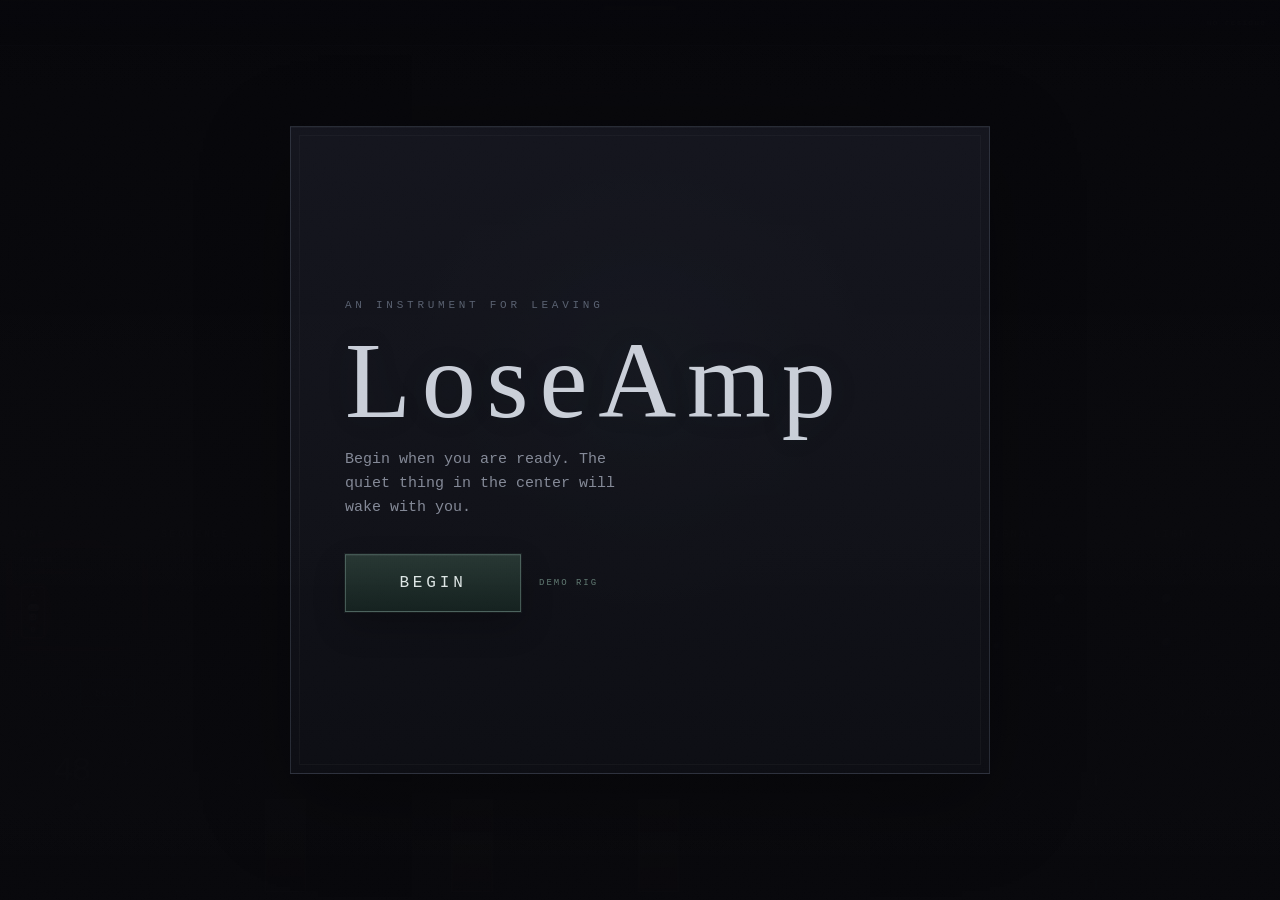
<file: index.html>
<!DOCTYPE html>
<html lang="en">
<head>
  <meta charset="UTF-8" />
  <meta name="viewport" content="width=device-width, initial-scale=1.0" />
  <title>LoseAmp</title>
  <link rel="stylesheet" href="styles/main.css" />
  <link rel="stylesheet" href="styles/noise.css" />
  <link rel="stylesheet" href="styles/loseamp.css" />
  <link rel="stylesheet" href="styles/rooms.css" />
</head>
<body class="app-loading">

  <div id="title-screen" class="active">
    <div class="title-shell">
      <p class="title-kicker">an instrument for leaving</p>
      <h1 class="title-word">LoseAmp</h1>
      <p class="title-copy">Begin when you are ready. The quiet thing in the center will wake with you.</p>
      <div class="title-actions">
        <button id="title-start" type="button">begin</button>
        <a class="title-demo-link" href="./demo/">demo rig</a>
      </div>
    </div>
    <div class="title-noise" aria-hidden="true"></div>
  </div>

  <!-- Hub: The Loseamp -->
  <div id="hub" class="screen active">

    <header id="hub-header">
      <div id="room-doors">
        <!-- Door buttons injected by rooms/manager.js -->
      </div>
      <div id="inventory-bar">
        <!-- Collected items displayed here -->
      </div>
    </header>

    <main id="portal-area">
      <div class="portal-aura portal-aura-left" aria-hidden="true"></div>
      <div class="portal-aura portal-aura-right" aria-hidden="true"></div>
      <canvas id="loseamp-canvas"></canvas>
      <div id="mirror-portal" aria-hidden="true">
        <div class="mirror-portal-axis"></div>
        <div class="mirror-portal-core"></div>
        <div class="mirror-portal-rim"></div>
      </div>
    </main>

    <section id="control-panel">
      <div id="control-panel-resizer" role="separator" aria-orientation="horizontal" aria-label="resize control panel">
        <span class="control-panel-resizer-grip" aria-hidden="true"></span>
      </div>
      <div id="instruments-panel"></div>
      <div id="sequencer-panel"></div>
      <div id="effects-panel"></div>
      <div id="lights-panel"></div>
    </section>

  </div>

  <!-- Rooms -->
  <div id="room-bright"    class="screen room hidden"></div>
  <div id="room-still"     class="screen room hidden"></div>
  <div id="room-clock"     class="screen room hidden"></div>
  <div id="room-mirror"    class="screen room hidden"></div>
  <div id="room-threshold" class="screen room hidden"></div>

  <!-- Overlay -->
  <div id="overlay" class="hidden"></div>

  <script type="module" src="src/main.js"></script>
</body>
</html>
</file>
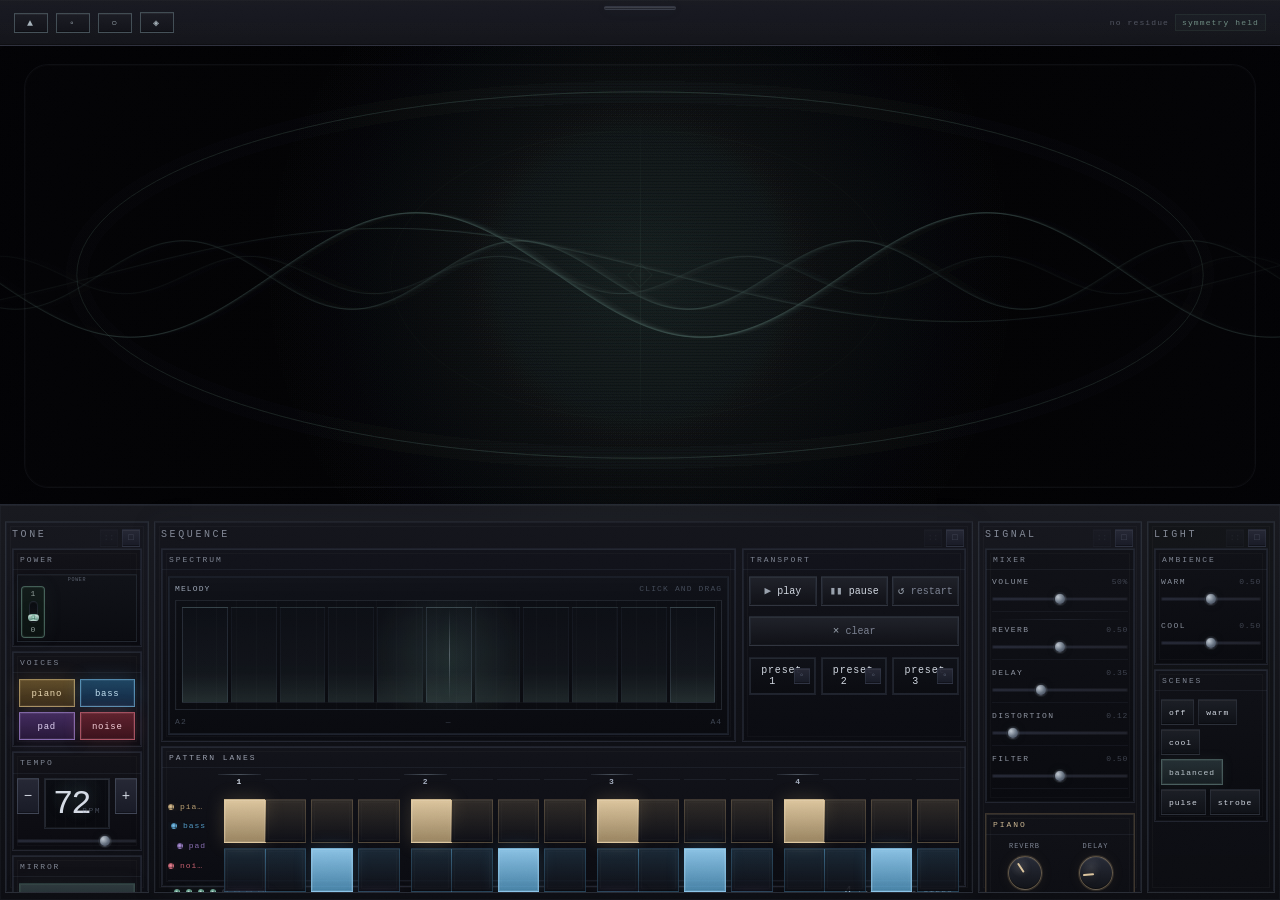
<file: demo/index.html>
<!DOCTYPE html>
<html lang="en">
<head>
  <meta charset="UTF-8" />
  <meta name="viewport" content="width=device-width, initial-scale=1.0" />
  <title>LoseAmp Demo</title>
  <link rel="stylesheet" href="../styles/main.css" />
  <link rel="stylesheet" href="../styles/noise.css" />
  <link rel="stylesheet" href="../styles/loseamp.css" />
  <link rel="stylesheet" href="../styles/rooms.css" />
</head>
<body class="app-loading">

  <div id="title-screen" class="hidden"></div>

  <div id="hub" class="screen active">

    <header id="hub-header">
      <div id="room-doors"></div>
      <div id="inventory-bar"></div>
    </header>

    <main id="portal-area">
      <div class="portal-aura portal-aura-left" aria-hidden="true"></div>
      <div class="portal-aura portal-aura-right" aria-hidden="true"></div>
      <canvas id="loseamp-canvas"></canvas>
      <div id="mirror-portal" aria-hidden="true">
        <div class="mirror-portal-axis"></div>
        <div class="mirror-portal-core"></div>
        <div class="mirror-portal-rim"></div>
      </div>
    </main>

    <section id="control-panel">
      <div id="control-panel-resizer" role="separator" aria-orientation="horizontal" aria-label="resize control panel">
        <span class="control-panel-resizer-grip" aria-hidden="true"></span>
      </div>
      <div id="instruments-panel"></div>
      <div id="sequencer-panel"></div>
      <div id="effects-panel"></div>
      <div id="lights-panel"></div>
    </section>

  </div>

  <div id="room-bright" class="screen room hidden"></div>
  <div id="room-still" class="screen room hidden"></div>
  <div id="room-clock" class="screen room hidden"></div>
  <div id="room-mirror" class="screen room hidden"></div>
  <div id="room-threshold" class="screen room hidden"></div>

  <div id="overlay" class="hidden"></div>

  <script type="module" src="../src/main.js"></script>
</body>
</html>
</file>
<file: styles/main.css>
/* main.css — global styles, CSS variables, typography */

/* ─── Variables ──────────────────────────────────────────────────────────── */
:root {
  /* Colors */
  --bg:            #0a0a0f;
  --surface:       #111118;
  --surface-2:     #1a1a24;
  --surface-3:     #161622;
  --border:        #2a2a3a;
  --border-soft:   rgba(132, 146, 170, 0.28);

  --fg:            #c8c8d8;
  --fg-dim:        #6a6a80;
  --fg-muted:      #3a3a50;
  --fg-ghost:      rgba(188, 196, 214, 0.34);

  --accent-warm:   #c87040;   /* amber — the "too hot" signal */
  --accent-cool:   #4080a0;   /* steel blue — the "too cold" signal */
  --accent-mid:    #708090;   /* slate — the middle, the answer */
  --accent-portal: #507060;   /* muted teal — the Loseamp glow */

  /* Lights (driven by lights.js at runtime) */
  --light-warm: 0;
  --light-cool: 0;

  /* Typography */
  --font-mono: 'Courier New', 'Lucida Console', monospace;
  --font-display: Georgia, 'Times New Roman', serif;

  /* Spacing */
  --space-xs: 4px;
  --space-sm: 8px;
  --space-md: 16px;
  --space-lg: 32px;
  --space-xl: 64px;

  /* Transitions */
  --transition-slow: 1.2s ease;
  --transition-med:  0.4s ease;
  --transition-fast: 0.15s ease;
}

/* ─── Reset ──────────────────────────────────────────────────────────────── */
*, *::before, *::after {
  box-sizing: border-box;
  margin: 0;
  padding: 0;
}

html, body {
  width: 100%;
  height: 100%;
  overflow: hidden;
  background:
    radial-gradient(circle at 50% 42%, rgba(58, 74, 70, 0.12), transparent 30%),
    radial-gradient(circle at 50% 110%, rgba(28, 32, 44, 0.5), transparent 38%),
    linear-gradient(180deg, #0b0b10 0%, #09090d 54%, #08080b 100%);
  color: var(--fg);
  font-family: var(--font-mono);
  font-size: 12px;
  line-height: 1.4;
}

/* ─── Screens ────────────────────────────────────────────────────────────── */
.screen {
  position: absolute;
  inset: 0;
  display: flex;
  flex-direction: column;
  opacity: 0;
  pointer-events: none;
  transition: opacity var(--transition-med);
}

.screen.active {
  opacity: 1;
  pointer-events: all;
}

.app-loading #hub {
  opacity: 0;
  pointer-events: none;
  visibility: hidden;
}

.hidden {
  display: none !important;
}

/* ─── Typography ─────────────────────────────────────────────────────────── */
h1, h2, h3 {
  font-family: var(--font-display);
  font-weight: normal;
  letter-spacing: 0.05em;
}

label {
  color: var(--fg-dim);
  font-size: 11px;
  letter-spacing: 0.1em;
  text-transform: uppercase;
}

/* ─── Controls (shared) ──────────────────────────────────────────────────── */
button {
  background:
    linear-gradient(180deg, rgba(38, 40, 54, 0.96), rgba(24, 26, 38, 0.96));
  border: 1px solid var(--border-soft);
  color: rgba(220, 226, 236, 0.94);
  font-family: var(--font-mono);
  font-size: 10px;
  padding: 4px 7px;
  cursor: pointer;
  box-shadow:
    inset 0 1px 0 rgba(255, 255, 255, 0.05),
    inset 0 -1px 0 rgba(0, 0, 0, 0.3);
  transition:
    background var(--transition-fast),
    border-color var(--transition-fast),
    color var(--transition-fast),
    transform var(--transition-fast),
    box-shadow var(--transition-fast);
}

button:hover {
  background:
    linear-gradient(180deg, rgba(48, 50, 68, 0.98), rgba(28, 30, 42, 0.98));
  border-color: rgba(152, 168, 194, 0.44);
  color: rgba(235, 239, 245, 0.98);
}

button.active {
  background:
    linear-gradient(180deg, rgba(46, 58, 62, 0.98), rgba(26, 38, 42, 0.98));
  border-color: rgba(112, 148, 138, 0.62);
  color: rgba(164, 194, 182, 0.98);
  box-shadow:
    inset 0 0 0 1px rgba(80, 112, 96, 0.18),
    0 0 18px rgba(62, 88, 78, 0.14);
}

button:active {
  transform: translateY(1px);
}

input[type="range"] {
  -webkit-appearance: none;
  width: 100%;
  height: 4px;
  border-radius: 999px;
  background:
    linear-gradient(90deg, rgba(44, 48, 64, 0.76), rgba(34, 36, 46, 0.9));
  outline: none;
  cursor: pointer;
  box-shadow: inset 0 0 0 1px rgba(0, 0, 0, 0.35);
}

input[type="range"]::-webkit-slider-thumb {
  -webkit-appearance: none;
  width: 12px;
  height: 12px;
  background:
    radial-gradient(circle at 30% 30%, rgba(210, 219, 228, 0.9), rgba(113, 126, 142, 0.86) 55%, rgba(62, 68, 84, 0.9));
  border-radius: 50%;
  border: 1px solid rgba(10, 10, 16, 0.6);
  box-shadow:
    0 0 0 1px rgba(113, 126, 142, 0.14),
    0 0 12px rgba(80, 112, 96, 0.08);
  transition: background var(--transition-fast), box-shadow var(--transition-fast);
}

input[type="range"]:hover::-webkit-slider-thumb {
  box-shadow:
    0 0 0 1px rgba(113, 126, 142, 0.22),
    0 0 14px rgba(80, 112, 96, 0.18);
}

/* ─── Overlay ────────────────────────────────────────────────────────────── */
#overlay {
  position: fixed;
  inset: 0;
  background:
    radial-gradient(circle at 50% 50%, rgba(20, 24, 28, 0.14), transparent 24%),
    rgba(7, 7, 11, 0.98);
  z-index: 100;
  display: flex;
  align-items: center;
  justify-content: center;
  opacity: 0;
  pointer-events: none;
  transition: opacity var(--transition-slow);
}

#overlay.active {
  opacity: 1;
  pointer-events: all;
}

#title-screen {
  position: fixed;
  inset: 0;
  z-index: 160;
  display: flex;
  align-items: center;
  justify-content: center;
  padding: 40px;
  background:
    radial-gradient(circle at 50% 42%, rgba(78, 96, 88, 0.16), transparent 22%),
    linear-gradient(180deg, rgba(6, 6, 10, 0.96), rgba(8, 8, 12, 0.98));
  opacity: 0;
  pointer-events: none;
  transition: opacity 0.5s ease;
}

#title-screen.active {
  opacity: 1;
  pointer-events: all;
}

.title-shell {
  position: relative;
  width: min(700px, 100%);
  min-height: min(72vh, 660px);
  padding: 58px 54px 48px;
  display: flex;
  flex-direction: column;
  justify-content: center;
  border: 1px solid rgba(132, 146, 170, 0.22);
  background:
    linear-gradient(180deg, rgba(20, 21, 30, 0.96), rgba(12, 13, 19, 0.98));
  box-shadow:
    inset 0 1px 0 rgba(255, 255, 255, 0.03),
    0 26px 80px rgba(0, 0, 0, 0.38);
}

.title-shell::before {
  content: '';
  position: absolute;
  inset: 8px;
  border: 1px solid rgba(255, 255, 255, 0.03);
  pointer-events: none;
}

.title-kicker {
  margin-bottom: 18px;
  color: rgba(138, 150, 170, 0.58);
  font-size: 11px;
  letter-spacing: 0.34em;
  text-transform: uppercase;
}

.title-word {
  margin-bottom: 18px;
  color: rgba(212, 218, 228, 0.94);
  font-size: clamp(56px, 10vw, 108px);
  letter-spacing: 0.1em;
  line-height: 0.92;
  text-shadow: 0 0 36px rgba(80, 112, 96, 0.08);
}

.title-copy {
  max-width: 30ch;
  margin-bottom: 34px;
  color: rgba(174, 182, 198, 0.72);
  font-size: 15px;
  line-height: 1.6;
}

.title-actions {
  display: flex;
  align-items: center;
  gap: 18px;
}

#title-start {
  min-width: 176px;
  min-height: 58px;
  padding: 14px 28px;
  font-size: 16px;
  letter-spacing: 0.24em;
  text-transform: uppercase;
  border-color: rgba(124, 154, 146, 0.44);
  color: rgba(226, 235, 234, 0.98);
  background:
    linear-gradient(180deg, rgba(38, 54, 50, 0.98), rgba(20, 33, 31, 0.98));
  box-shadow:
    inset 0 1px 0 rgba(255, 255, 255, 0.05),
    0 0 0 1px rgba(80, 112, 96, 0.12),
    0 14px 32px rgba(0, 0, 0, 0.24);
}

#title-start:hover {
  border-color: rgba(146, 184, 170, 0.58);
  background:
    linear-gradient(180deg, rgba(48, 68, 62, 0.98), rgba(24, 38, 36, 0.98));
  box-shadow:
    inset 0 1px 0 rgba(255, 255, 255, 0.06),
    0 0 0 1px rgba(80, 112, 96, 0.18),
    0 18px 40px rgba(0, 0, 0, 0.3);
}

.title-demo-link {
  color: rgba(138, 176, 160, 0.74);
  font-size: 9px;
  letter-spacing: 0.22em;
  text-decoration: none;
  text-transform: uppercase;
  opacity: 0.88;
}

.title-demo-link:hover {
  color: rgba(194, 212, 206, 0.94);
}

.title-noise {
  position: absolute;
  inset: 0;
  pointer-events: none;
  opacity: 0.26;
  background:
    radial-gradient(circle at 50% 42%, rgba(80, 112, 96, 0.1), transparent 28%),
    linear-gradient(180deg, transparent, rgba(255, 255, 255, 0.02), transparent);
  mix-blend-mode: screen;
}

.end-screen {
  display: flex;
  flex-direction: column;
  align-items: center;
  gap: 24px;
  text-align: center;
  opacity: 0;
  transform: translateY(8px);
  transition:
    opacity 2.8s ease,
    transform 2.8s ease;
}

.end-screen.revealed {
  opacity: 1;
  transform: translateY(0);
}

.end-word {
  font-family: var(--font-display);
  color: rgba(128, 160, 140, 0.78);
  font-size: 15px;
  letter-spacing: 0.28em;
  text-transform: lowercase;
  text-shadow: 0 0 26px rgba(80, 112, 96, 0.12);
}

.end-reset {
  background: transparent;
  border-color: rgba(80, 112, 96, 0.24);
  color: rgba(128, 160, 140, 0.2);
  letter-spacing: 0.14em;
  text-transform: lowercase;
  opacity: 0;
  transition:
    opacity 1.2s ease,
    color 0.3s ease,
    border-color 0.3s ease,
    background 0.3s ease;
}

.end-reset.revealed {
  opacity: 1;
  color: rgba(128, 160, 140, 0.46);
}

.end-reset:hover {
  border-color: rgba(128, 160, 140, 0.4);
  color: rgba(180, 196, 188, 0.84);
  background: rgba(80, 112, 96, 0.06);
}

@media (max-width: 640px) {
  .title-shell {
    min-height: auto;
    padding: 34px 24px 28px;
  }

  .title-actions {
    flex-direction: column;
    align-items: flex-start;
    gap: 14px;
  }

  #title-start {
    min-width: 148px;
    min-height: 52px;
    padding: 12px 20px;
    font-size: 14px;
  }
}
</file>
<file: styles/noise.css>
/* noise.css — grain overlay applied to the entire UI */

/*
  SVG feTurbulence noise, inlined as a data URL.
  No external file needed. Tiles seamlessly at 256x256.
  Applied as a fixed full-screen pseudo-element with mix-blend-mode: overlay.
  Adjust --noise-opacity to taste (0.03 = very subtle, 0.08 = visible grain).
*/

:root {
  --noise-opacity: 0.045;
}

body::after {
  content: '';
  position: fixed;
  inset: 0;
  width: 100%;
  height: 100%;
  pointer-events: none;
  z-index: 9999;
  opacity: var(--noise-opacity);
  mix-blend-mode: overlay;
  background-image: url("[data-uri]");
  background-repeat: repeat;
  background-size: 256px 256px;
}
</file>
<file: styles/loseamp.css>
/* loseamp.css — hub and control panel styles */

/* ─── Hub Layout ─────────────────────────────────────────────────────────── */
#hub {
  --control-panel-height: clamp(320px, 44vh, 520px);
  position: relative;
  display: grid;
  grid-template-rows: 46px minmax(0, 1fr) var(--control-panel-height);
  grid-template-areas:
    "header"
    "portal"
    "controls";
  height: 100%;
  width: 100%;
  background:
    linear-gradient(180deg, rgba(18, 18, 24, 0.72), rgba(8, 8, 12, 0.3));
}

body.pre-awaken #hub {
  filter: saturate(0.72) brightness(0.84);
}

#hub::before {
  content: '';
  position: absolute;
  inset: 0;
  background:
    radial-gradient(circle at 50% 42%, rgba(80, 112, 96, 0.08), transparent 28%),
    linear-gradient(180deg, rgba(255, 255, 255, 0.015), transparent 12%);
  pointer-events: none;
}

/* ─── Header / Doors ─────────────────────────────────────────────────────── */
#hub-header {
  grid-area: header;
  display: flex;
  align-items: center;
  justify-content: space-between;
  gap: 12px;
  padding: 0 14px;
  border-bottom: 1px solid rgba(108, 118, 144, 0.26);
  background:
    linear-gradient(180deg, rgba(22, 23, 31, 0.98), rgba(17, 18, 24, 0.96));
  box-shadow:
    inset 0 1px 0 rgba(255, 255, 255, 0.02),
    inset 0 -1px 0 rgba(0, 0, 0, 0.36);
}

#room-doors {
  display: flex;
  gap: 8px;
  align-items: center;
}

body.pre-awaken #room-doors {
  opacity: 0.12;
}

.door-btn {
  min-width: 34px;
  padding: 4px 8px 3px;
  border-color: rgba(102, 110, 136, 0.34);
  color: rgba(150, 158, 178, 0.78);
  letter-spacing: 0.22em;
  text-transform: uppercase;
  background:
    linear-gradient(180deg, rgba(24, 25, 33, 0.95), rgba(15, 16, 23, 0.95));
}

.door-btn.visible {
  border-color: rgba(126, 152, 160, 0.42);
  color: rgba(178, 192, 200, 0.92);
}

.door-btn.visible:hover {
  border-color: rgba(130, 158, 164, 0.42);
  color: rgba(188, 198, 204, 0.9);
}

body.pre-awaken .door-btn {
  visibility: hidden;
}

.door-btn.locked {
  opacity: 0.28;
  cursor: not-allowed;
}

#inventory-bar {
  display: flex;
  gap: 4px 6px;
  align-items: center;
  justify-content: flex-end;
  flex-wrap: wrap;
  min-height: 24px;
}

.inventory-item,
.inventory-empty,
.status-tag {
  font-size: 8px;
  letter-spacing: 0.14em;
  text-transform: lowercase;
}

.inventory-item {
  color: rgba(176, 184, 198, 0.72);
  padding: 2px 0;
  border-bottom: 1px solid rgba(80, 90, 110, 0.18);
}

.inventory-empty {
  color: rgba(126, 132, 148, 0.56);
}

.status-tag {
  color: rgba(138, 176, 160, 0.74);
  padding: 2px 6px;
  border: 1px solid rgba(80, 112, 96, 0.16);
  background: rgba(80, 112, 96, 0.05);
}

/* ─── Portal Area ────────────────────────────────────────────────────────── */
#portal-area {
  grid-area: portal;
  position: relative;
  overflow: hidden;
  min-height: 0;
  background:
    radial-gradient(circle at 50% 50%, rgba(20, 24, 28, 0.38), transparent 44%),
    linear-gradient(180deg, rgba(10, 10, 14, 0.18), rgba(8, 8, 12, 0.48));
}

body.pre-awaken #portal-area {
  cursor: default;
}

#portal-area::after {
  content: '';
  position: absolute;
  inset: 18px 24px 16px;
  border: 1px solid rgba(82, 92, 104, 0.12);
  border-radius: 24px;
  pointer-events: none;
  box-shadow:
    inset 0 0 0 1px rgba(255, 255, 255, 0.015),
    0 0 42px rgba(0, 0, 0, 0.18);
}

#portal-area.transport-running::after {
  border-color: rgba(108, 126, 136, 0.2);
  box-shadow:
    inset 0 0 0 1px rgba(255, 255, 255, 0.02),
    0 0 54px rgba(34, 48, 54, 0.18);
}

#loseamp-canvas {
  position: absolute;
  inset: 0;
  width: 100%;
  height: 100%;
  display: block;
}

.portal-aura {
  position: absolute;
  top: 12%;
  bottom: 12%;
  width: 22%;
  pointer-events: none;
  opacity: 0.4;
  transition: opacity var(--transition-slow), transform var(--transition-slow);
  z-index: 0;
}

.portal-aura-left {
  left: 0;
  background: radial-gradient(circle at 80% 50%, rgba(200, 112, 64, calc(var(--light-warm) * 0.16)), transparent 70%);
}

.portal-aura-right {
  right: 0;
  background: radial-gradient(circle at 20% 50%, rgba(64, 128, 160, calc(var(--light-cool) * 0.16)), transparent 70%);
}

#portal-area.mirror-available .portal-aura {
  opacity: 0.68;
}

#portal-area.mirror-active .portal-aura {
  transform: scaleX(1.08);
}

#mirror-portal {
  position: absolute;
  inset: 10% 16%;
  display: grid;
  place-items: center;
  opacity: 0;
  pointer-events: none;
  transition:
    opacity var(--transition-slow),
    transform var(--transition-slow),
    filter var(--transition-slow);
  z-index: 2;
}

#portal-area.mirror-available #mirror-portal {
  opacity: 0.34;
}

#portal-area.mirror-active #mirror-portal {
  opacity: 0.76;
  filter: drop-shadow(0 0 24px rgba(80, 112, 96, 0.18));
}

.mirror-portal-axis,
.mirror-portal-core,
.mirror-portal-rim {
  position: absolute;
}

.mirror-portal-axis {
  top: 0;
  bottom: 0;
  width: 1px;
  background: linear-gradient(180deg, transparent, rgba(80, 112, 96, 0.45), transparent);
}

.mirror-portal-core {
  width: 18px;
  height: 18px;
  transform: rotate(45deg);
  border: 1px solid rgba(80, 112, 96, 0.34);
  background: radial-gradient(circle at 50% 50%, rgba(80, 112, 96, 0.12), transparent 72%);
}

.mirror-portal-rim {
  width: min(50vw, 500px);
  height: min(40vh, 290px);
  border: 1px solid rgba(80, 112, 96, 0.14);
  border-radius: 50%;
}

body.mirror-active .mirror-portal-core {
  animation: mirror-pulse 1.8s ease-in-out infinite;
}

@keyframes mirror-pulse {
  0%, 100% {
    transform: rotate(45deg) scale(1);
    opacity: 0.8;
  }
  50% {
    transform: rotate(45deg) scale(1.14);
    opacity: 1;
  }
}

/* ─── Control Panel ──────────────────────────────────────────────────────── */
#control-panel {
  grid-area: controls;
  display: grid;
  grid-template-columns: minmax(144px, 0.58fr) minmax(0, 5fr) minmax(164px, 0.78fr) minmax(128px, 0.62fr);
  grid-template-areas: "instruments sequencer effects lights";
  gap: 5px;
  padding: 16px 5px 7px;
  border-top: 1px solid rgba(110, 122, 148, 0.24);
  background:
    linear-gradient(180deg, rgba(24, 25, 31, 0.995), rgba(12, 13, 18, 0.995));
  box-shadow:
    inset 0 1px 0 rgba(255, 255, 255, 0.018),
    inset 0 0 0 1px rgba(90, 98, 118, 0.08),
    0 -14px 42px rgba(0, 0, 0, 0.18);
  min-height: 0;
  overflow: visible;
}

body.pre-awaken #control-panel {
  opacity: 0.5;
}

#control-panel.boss-active {
  border-top-color: rgba(80, 112, 96, 0.42);
  box-shadow:
    inset 0 1px 0 rgba(255, 255, 255, 0.015),
    0 -18px 48px rgba(0, 0, 0, 0.2),
    inset 0 12px 22px rgba(80, 112, 96, 0.03);
  transition: border-top-color var(--transition-slow), box-shadow var(--transition-slow);
}

#instruments-panel { grid-area: instruments; }
#sequencer-panel { grid-area: sequencer; }
#effects-panel { grid-area: effects; }
#lights-panel { grid-area: lights; }

.control-panel-section {
  position: relative;
  min-width: 0;
  display: flex;
  flex-direction: column;
  gap: 4px;
  padding: 6px 6px 5px;
  border: 1px solid rgba(106, 116, 136, 0.24);
  background:
    linear-gradient(180deg, rgba(22, 23, 30, 0.985), rgba(13, 14, 20, 0.995));
  box-shadow:
    inset 0 1px 0 rgba(255, 255, 255, 0.03),
    inset 0 -1px 0 rgba(0, 0, 0, 0.44),
    inset 0 0 0 1px rgba(28, 32, 42, 0.9);
  min-height: 0;
  overflow: hidden;
}

.panel-chrome {
  position: absolute;
  top: 7px;
  right: 8px;
  z-index: 3;
  display: flex;
  gap: 4px;
}

.panel-drag-handle,
.panel-undock-btn {
  width: 18px;
  height: 18px;
  padding: 0;
  display: grid;
  place-items: center;
  border-color: rgba(92, 104, 126, 0.14);
  color: rgba(130, 142, 164, 0.42);
  font-size: 9px;
  line-height: 1;
}

.panel-drag-handle:disabled {
  opacity: 0.24;
  cursor: default;
}

.panel-floating {
  position: fixed;
  resize: both;
  overflow: auto;
  min-width: 220px;
  min-height: 180px;
  max-width: min(72vw, 980px);
  max-height: min(74vh, 760px);
  box-shadow:
    inset 0 1px 0 rgba(255, 255, 255, 0.03),
    0 18px 54px rgba(0, 0, 0, 0.42),
    0 0 0 1px rgba(112, 124, 148, 0.12);
  backdrop-filter: blur(6px);
}

#control-panel-resizer {
  position: absolute;
  top: 2px;
  left: 50%;
  transform: translateX(-50%);
  width: min(240px, calc(100% - 48px));
  height: 12px;
  display: grid;
  place-items: center;
  cursor: ns-resize;
  z-index: 12;
}

.control-panel-resizer-grip {
  width: 72px;
  height: 4px;
  border-radius: 999px;
  border: 1px solid rgba(118, 130, 150, 0.18);
  background:
    linear-gradient(180deg, rgba(154, 166, 182, 0.18), rgba(86, 96, 112, 0.12));
  box-shadow:
    0 0 14px rgba(80, 112, 96, 0.08),
    inset 0 1px 0 rgba(255, 255, 255, 0.08);
}

body.control-panel-resizing,
body.control-panel-resizing * {
  cursor: ns-resize !important;
  user-select: none;
}

.panel-floating::after {
  content: '';
  position: absolute;
  right: 4px;
  bottom: 4px;
  width: 10px;
  height: 10px;
  background:
    linear-gradient(135deg, transparent 0 42%, rgba(150, 162, 182, 0.52) 42% 52%, transparent 52%),
    linear-gradient(135deg, transparent 0 62%, rgba(150, 162, 182, 0.34) 62% 72%, transparent 72%);
  pointer-events: none;
}

.panel-floating .panel-drag-handle {
  cursor: grab;
}

.panel-floating.panel-dragging .panel-drag-handle {
  cursor: grabbing;
}

.control-panel-section::before {
  content: '';
  position: absolute;
  inset: 4px;
  border: 1px solid rgba(255, 255, 255, 0.028);
  pointer-events: none;
}

.panel-sequence {
  background:
    linear-gradient(180deg, rgba(20, 21, 28, 0.99), rgba(10, 11, 16, 0.998));
  box-shadow:
    inset 0 1px 0 rgba(255, 255, 255, 0.024),
    inset 0 -1px 0 rgba(0, 0, 0, 0.48),
    inset 0 0 0 1px rgba(72, 84, 106, 0.1),
    0 0 24px rgba(40, 52, 64, 0.12);
}

#sequencer-panel {
  min-width: 0;
}

.panel-light {
  background:
    linear-gradient(180deg, rgba(18, 20, 24, 0.92), rgba(12, 13, 18, 0.98));
}

.panel-label {
  display: block;
  margin-bottom: 2px;
  color: rgba(170, 178, 194, 0.72);
  font-size: 10px;
  letter-spacing: 0.26em;
  text-transform: uppercase;
  text-shadow: 0 0 10px rgba(108, 126, 138, 0.08);
}

.sequence-topdeck {
  display: grid;
  grid-template-columns: minmax(0, 1.44fr) minmax(120px, 0.56fr);
  gap: 6px;
  align-items: stretch;
}

.rack-module {
  position: relative;
  min-width: 0;
  border: 1px solid rgba(88, 98, 120, 0.24);
  background:
    linear-gradient(180deg, rgba(18, 19, 26, 0.98), rgba(10, 11, 17, 0.995));
  box-shadow:
    inset 0 1px 0 rgba(255, 255, 255, 0.03),
    inset 0 -1px 0 rgba(0, 0, 0, 0.44),
    inset 0 0 0 1px rgba(30, 34, 44, 0.92);
}

.rack-module::before {
  content: '';
  position: absolute;
  inset: 4px;
  border: 1px solid rgba(255, 255, 255, 0.022);
  pointer-events: none;
}

.rack-module-title {
  position: relative;
  z-index: 1;
  padding: 5px 7px 4px;
  border-bottom: 1px solid rgba(82, 92, 112, 0.16);
  color: rgba(166, 174, 190, 0.74);
  font-size: 8px;
  letter-spacing: 0.24em;
  text-transform: uppercase;
}

.rack-module-body {
  position: relative;
  z-index: 1;
  min-width: 0;
  padding: 6px;
}

.rack-module-compact .rack-module-body {
  padding: 4px;
}

.rack-module-voices .rack-module-body,
.rack-module-spectrum .rack-module-body,
.rack-module-mirror .rack-module-body,
.rack-module-light .rack-module-body {
  display: flex;
  flex-direction: column;
  gap: 6px;
}

.rack-module-lanes {
  flex: 1 1 auto;
  min-height: 0;
}

.rack-module-lanes .rack-module-body {
  display: flex;
  flex-direction: column;
  min-height: 0;
  height: 100%;
  gap: 6px;
  padding: 6px;
}

.rack-module-lanes .rack-module-title {
  color: rgba(186, 194, 210, 0.8);
}

.tempo-module,
.sequence-transport-block {
  position: relative;
  min-width: 0;
}

.tempo-module,
.sequence-transport-block {
  display: flex;
  flex-direction: column;
  gap: 6px;
}

.rack-module-sequence .rack-module-body {
  padding: 6px;
}

.panel-tone .rack-module {
  background:
    linear-gradient(180deg, rgba(18, 18, 24, 0.99), rgba(10, 10, 16, 0.998));
}

.panel-signal .rack-module,
.panel-light .rack-module {
  background:
    linear-gradient(180deg, rgba(16, 17, 23, 0.99), rgba(9, 10, 15, 0.998));
}

.panel-floating {
  border-color: rgba(118, 130, 152, 0.18);
  background:
    linear-gradient(180deg, rgba(24, 25, 32, 0.92), rgba(14, 15, 20, 0.95));
}

.panel-floating .rack-module-title {
  color: rgba(154, 164, 182, 0.62);
}

.tempo-label,
.transport-label {
  display: block;
  margin-bottom: 4px;
  color: rgba(134, 144, 164, 0.48);
  font-size: 8px;
  letter-spacing: 0.2em;
  text-transform: uppercase;
}

.instrument-cluster {
  display: grid;
  grid-template-columns: repeat(2, minmax(0, 1fr));
  gap: 5px;
  align-content: flex-start;
}

.power-module {
  position: relative;
  z-index: 8;
  align-self: flex-start;
  display: flex;
  flex-direction: column;
  gap: 2px;
  margin-bottom: 0;
  min-width: 32px;
  padding: 2px 3px 3px;
  border: 1px solid rgba(94, 108, 128, 0.22);
  background:
    linear-gradient(180deg, rgba(16, 18, 24, 0.99), rgba(10, 11, 16, 0.995));
  box-shadow:
    inset 0 1px 0 rgba(255, 255, 255, 0.03),
    inset 0 -1px 0 rgba(0, 0, 0, 0.32);
  pointer-events: auto;
}

.power-module-label {
  color: rgba(142, 152, 170, 0.58);
  font-size: 5px;
  letter-spacing: 0.14em;
  text-transform: uppercase;
  text-align: center;
}

.power-switch {
  display: flex;
  flex-direction: column;
  justify-content: center;
  align-items: center;
  gap: 3px;
  width: 24px;
  min-height: 46px;
  padding: 3px 2px;
  border-radius: 4px;
  border-color: rgba(112, 126, 148, 0.28);
  background:
    linear-gradient(180deg, rgba(22, 24, 30, 0.98), rgba(12, 13, 18, 0.995));
  box-shadow:
    inset 0 1px 0 rgba(255, 255, 255, 0.04),
    inset 0 -1px 0 rgba(0, 0, 0, 0.34),
    inset 0 0 0 1px rgba(34, 38, 48, 0.92);
  pointer-events: auto;
  transition:
    border-color var(--transition-fast),
    background var(--transition-fast),
    box-shadow var(--transition-fast);
}

.power-switch-mark {
  color: rgba(166, 174, 188, 0.56);
  font-size: 8px;
  line-height: 1;
}

.power-switch-track {
  position: relative;
  width: 9px;
  height: 22px;
  display: flex;
  align-items: center;
  justify-content: center;
  border-radius: 999px;
  border: 1px solid rgba(96, 110, 132, 0.24);
  background:
    linear-gradient(180deg, rgba(10, 11, 16, 0.98), rgba(16, 18, 24, 0.96));
  box-shadow:
    inset 0 1px 0 rgba(255, 255, 255, 0.03),
    inset 0 -1px 0 rgba(0, 0, 0, 0.34);
}

.power-switch-lever {
  position: absolute;
  top: 2px;
  width: 11px;
  height: 7px;
  border-radius: 999px;
  border: 1px solid rgba(150, 160, 178, 0.32);
  background:
    linear-gradient(180deg, rgba(210, 216, 226, 0.9), rgba(116, 126, 144, 0.92));
  box-shadow:
    0 1px 4px rgba(0, 0, 0, 0.36),
    inset 0 1px 0 rgba(255,255,255,0.18);
  transition: top var(--transition-fast), border-color var(--transition-fast), background var(--transition-fast);
}

.power-switch-lamp {
  position: absolute;
  bottom: 2px;
  width: 5px;
  height: 5px;
  flex-shrink: 0;
  border-radius: 999px;
  border: 1px solid rgba(166, 102, 108, 0.5);
  background:
    radial-gradient(circle at 40% 40%, rgba(242, 162, 170, 0.92), rgba(158, 56, 66, 0.92) 42%, rgba(78, 20, 28, 0.98) 72%);
  box-shadow:
    inset 0 0 0 1px rgba(255, 255, 255, 0.04),
    0 0 14px rgba(180, 44, 58, 0.34),
    0 0 4px rgba(242, 162, 170, 0.16);
  transition:
    border-color var(--transition-fast),
    background var(--transition-fast),
    box-shadow var(--transition-fast),
    transform var(--transition-fast);
}

.power-switch.sleeping {
  border-color: rgba(255, 96, 116, 0.92);
  background:
    linear-gradient(180deg, rgba(96, 18, 28, 0.98), rgba(64, 8, 16, 0.99));
  box-shadow:
    inset 0 1px 0 rgba(255, 228, 232, 0.14),
    inset 0 -1px 0 rgba(0, 0, 0, 0.42),
    inset 0 0 0 1px rgba(140, 28, 44, 0.92),
    0 0 32px rgba(255, 32, 64, 0.72),
    0 0 64px rgba(220, 16, 48, 0.38),
    0 0 6px  rgba(255, 200, 210, 0.5);
}

.power-switch.sleeping .power-switch-mark {
  color: rgba(255, 220, 226, 1);
  text-shadow: 0 0 8px rgba(255, 100, 120, 0.72);
}

.power-switch.sleeping .power-switch-lever {
  border-color: rgba(255, 192, 204, 0.78);
  background:
    linear-gradient(180deg, rgba(255, 240, 244, 1), rgba(220, 96, 116, 0.98));
  box-shadow:
    0 1px 6px rgba(0, 0, 0, 0.4),
    inset 0 1px 0 rgba(255, 252, 253, 0.42);
}

.power-switch.sleeping .power-switch-lamp {
  width: 6px;
  height: 6px;
  border-color: rgba(255, 210, 218, 1);
  background:
    radial-gradient(circle at 40% 40%, rgba(255, 252, 254, 1), rgba(255, 118, 138, 1) 28%, rgba(236, 34, 66, 0.98) 54%, rgba(136, 8, 26, 1) 80%);
  box-shadow:
    inset 0 0 0 1px rgba(255, 252, 254, 0.22),
    0 0 36px rgba(255, 46, 78, 1),
    0 0 20px rgba(255, 162, 176, 0.88),
    0 0 7px  rgba(255, 248, 250, 0.72);
  transform: scale(1.18);
  animation: power-standby-pulse 1.35s ease-in-out infinite;
}

.power-switch.active {
  border-color: rgba(118, 162, 148, 0.52);
  background:
    linear-gradient(180deg, rgba(18, 28, 26, 0.98), rgba(11, 18, 17, 0.995));
}

.power-switch.active .power-switch-mark {
  color: rgba(192, 206, 202, 0.72);
}

.power-switch.active .power-switch-lever {
  top: 12px;
  border-color: rgba(156, 204, 188, 0.34);
  background:
    linear-gradient(180deg, rgba(220, 236, 232, 0.92), rgba(102, 150, 136, 0.94));
}

.power-switch.active .power-switch-lamp {
  border-color: rgba(164, 212, 194, 0.54);
  background:
    radial-gradient(circle at 40% 40%, rgba(216, 246, 236, 0.92), rgba(104, 168, 144, 0.92) 42%, rgba(56, 98, 84, 0.98) 72%);
  box-shadow:
    inset 0 0 0 1px rgba(220, 238, 230, 0.08),
    0 0 18px rgba(96, 152, 132, 0.42),
    0 0 4px rgba(216, 246, 236, 0.26);
}

@keyframes power-standby-pulse {
  0%, 100% {
    transform: scale(1);
    box-shadow:
      inset 0 0 0 1px rgba(255, 242, 244, 0.22),
      0 0 32px rgba(255, 42, 74, 0.92),
      0 0 16px rgba(255, 176, 192, 0.72),
      0 0 5px  rgba(255, 246, 248, 0.52);
  }
  50% {
    transform: scale(1.36);
    box-shadow:
      inset 0 0 0 1px rgba(255, 250, 252, 0.3),
      0 0 52px rgba(255, 56, 90, 1),
      0 0 28px rgba(255, 200, 214, 1),
      0 0 10px rgba(255, 250, 252, 0.82);
  }
}

body.pre-awaken .control-panel-section > :not(.panel-label):not(.rack-module-power) {
  pointer-events: none;
  opacity: 0.56;
}

body.pre-awaken .rack-module-power,
body.pre-awaken .power-module {
  opacity: 1;
  filter: none;
  box-shadow:
    0 0 48px rgba(255, 32, 64, 0.44),
    0 0 96px rgba(220, 16, 48, 0.18);
}

body.pre-awaken .rack-module-power,
body.pre-awaken .rack-module-power *,
body.pre-awaken .power-module,
body.pre-awaken .power-switch,
body.pre-awaken .power-switch * {
  pointer-events: auto;
}

.spectrum-control {
  padding: 6px;
  border: 1px solid rgba(84, 98, 122, 0.22);
  box-shadow:
    inset 0 0 0 1px rgba(26, 30, 40, 0.9),
    inset 0 10px 18px rgba(255, 255, 255, 0.01);
  background:
    linear-gradient(180deg, rgba(15, 17, 24, 0.98), rgba(9, 10, 15, 0.995));
}

.spectrum-header,
.spectrum-footer {
  display: flex;
  align-items: center;
  justify-content: space-between;
  gap: 8px;
}

.spectrum-header {
  margin-bottom: 6px;
}

.spectrum-title,
.spectrum-hint,
.spectrum-footer {
  font-size: 8px;
  letter-spacing: 0.14em;
  text-transform: uppercase;
}

.spectrum-title {
  color: rgba(186, 196, 214, 0.82);
}

.spectrum-hint,
.spectrum-footer {
  color: rgba(118, 130, 150, 0.5);
}

.spectrum-pad {
  --spectrum-x: 0.5;
  --spectrum-y: 0.5;
  position: relative;
  display: grid;
  grid-template-columns: repeat(11, minmax(0, 1fr));
  gap: 3px;
  height: 110px;
  padding: 6px;
  margin-bottom: 6px;
  border: 1px solid rgba(104, 118, 138, 0.22);
  background:
    radial-gradient(circle at calc(var(--spectrum-x) * 100%) calc(var(--spectrum-y) * 100%), rgba(90, 128, 118, 0.22), transparent 28%),
    repeating-linear-gradient(90deg, rgba(255,255,255,0.015) 0 1px, transparent 1px 20px),
    linear-gradient(180deg, rgba(12, 14, 20, 0.98), rgba(10, 11, 16, 0.98));
  cursor: crosshair;
  overflow: hidden;
}

.spectrum-pad::before,
.spectrum-pad::after {
  content: '';
  position: absolute;
  pointer-events: none;
}

.spectrum-pad::before {
  inset: 6px;
  border: 1px solid rgba(255, 255, 255, 0.022);
}

.spectrum-pad::after {
  left: calc(var(--spectrum-x) * 100%);
  top: 8px;
  bottom: 8px;
  width: 1px;
  background: linear-gradient(180deg, transparent, rgba(188, 204, 216, 0.34), transparent);
  box-shadow: 0 0 14px rgba(80, 112, 96, 0.18);
}

.spectrum-pad.active {
  border-color: rgba(126, 156, 152, 0.44);
  box-shadow:
    inset 0 0 0 1px rgba(80, 112, 96, 0.08),
    0 0 18px rgba(80, 112, 96, 0.1);
}

.spectrum-pad.active::after {
  background: linear-gradient(180deg, transparent, rgba(216, 228, 238, 0.58), transparent);
}

.spectrum-pad[data-note]::before {
  content: attr(data-note);
  inset: auto auto 8px 10px;
  border: 0;
  color: rgba(206, 214, 224, 0.82);
  font-size: 9px;
  letter-spacing: 0.12em;
  text-transform: uppercase;
}

.spectrum-cell {
  position: relative;
  align-self: end;
  min-width: 0;
  height: 100%;
  background:
    linear-gradient(180deg, rgba(26, 30, 42, 0.14), rgba(76, 102, 110, 0.12) 68%, rgba(132, 176, 166, 0.22));
  border: 1px solid rgba(74, 88, 112, 0.14);
  opacity: 0.74;
}

.spectrum-cell.major {
  border-color: rgba(110, 132, 154, 0.22);
  opacity: 0.92;
}

.control-chip,
.mirror-toggle-btn {
  min-height: 28px;
}

.instr-btn {
  min-width: 0;
  justify-content: center;
  padding: 6px 8px 5px;
  border-color: rgba(94, 104, 124, 0.24);
  background:
    linear-gradient(180deg, rgba(28, 30, 38, 0.98), rgba(16, 18, 24, 0.995));
  box-shadow:
    inset 0 1px 0 rgba(255, 255, 255, 0.04),
    inset 0 -1px 0 rgba(0, 0, 0, 0.36),
    inset 0 0 0 1px rgba(34, 38, 48, 0.92);
  font-size: 9px;
  letter-spacing: 0.08em;
  text-transform: lowercase;
}

.instr-btn[data-instr="piano"] {
  border-color: rgba(176, 146, 96, 0.38);
  color: rgba(214, 194, 154, 0.88);
}

.instr-btn[data-instr="piano"].active {
  background: linear-gradient(180deg, rgba(98, 78, 42, 0.96), rgba(58, 44, 22, 0.98));
  border-color: rgba(210, 182, 124, 0.66);
  color: rgba(238, 220, 182, 0.98);
  box-shadow: inset 0 0 0 1px rgba(236, 214, 164, 0.08), 0 0 18px rgba(176, 146, 96, 0.22);
}

.instr-btn[data-instr="bass"] {
  border-color: rgba(76, 140, 186, 0.4);
  color: rgba(156, 202, 232, 0.9);
}

.instr-btn[data-instr="bass"].active {
  background: linear-gradient(180deg, rgba(30, 70, 100, 0.96), rgba(18, 40, 66, 0.98));
  border-color: rgba(114, 182, 224, 0.66);
  color: rgba(198, 228, 246, 0.98);
  box-shadow: inset 0 0 0 1px rgba(190, 228, 246, 0.08), 0 0 18px rgba(88, 164, 210, 0.24);
}

.instr-btn[data-instr="pad"] {
  border-color: rgba(120, 92, 164, 0.4);
  color: rgba(202, 182, 236, 0.9);
}

.instr-btn[data-instr="pad"].active {
  background: linear-gradient(180deg, rgba(68, 44, 96, 0.96), rgba(40, 24, 58, 0.98));
  border-color: rgba(176, 144, 224, 0.64);
  color: rgba(228, 214, 248, 0.98);
  box-shadow: inset 0 0 0 1px rgba(228, 214, 248, 0.08), 0 0 18px rgba(144, 116, 188, 0.22);
}

.instr-btn[data-instr="noise"] {
  border-color: rgba(174, 82, 96, 0.38);
  color: rgba(238, 172, 182, 0.9);
}

.instr-btn[data-instr="noise"].active {
  background: linear-gradient(180deg, rgba(98, 34, 46, 0.96), rgba(60, 18, 28, 0.98));
  border-color: rgba(220, 114, 132, 0.64);
  color: rgba(248, 210, 220, 0.98);
  box-shadow: inset 0 0 0 1px rgba(248, 210, 220, 0.08), 0 0 18px rgba(210, 102, 118, 0.24);
}

.panel-separator {
  height: 1px;
  margin: 4px 0;
  background: linear-gradient(90deg, transparent, rgba(80, 90, 110, 0.24), transparent);
}

.mirror-toggle-btn {
  display: flex;
  width: 100%;
  align-items: center;
  justify-content: space-between;
  gap: 8px;
  padding-inline: 8px;
  letter-spacing: 0.12em;
  min-height: 30px;
}

.mirror-toggle-btn.available {
  border-color: rgba(84, 112, 106, 0.26);
}

.mirror-toggle-btn.failed {
  animation: mirror-fail 420ms ease;
}

@keyframes mirror-fail {
  0%, 100% { transform: translateX(0); }
  25% { transform: translateX(-2px); }
  75% { transform: translateX(2px); }
}

.mirror-toggle-glyph {
  font-size: 12px;
  color: rgba(136, 154, 166, 0.88);
}

.mirror-toggle-whisper {
  color: rgba(150, 164, 174, 0.62);
  font-size: 8px;
  letter-spacing: 0.14em;
  text-transform: lowercase;
}

.tempo-well {
  display: grid;
  grid-template-columns: 22px minmax(0, 1fr) 22px;
  align-items: stretch;
  gap: 5px;
  margin-bottom: 4px;
}

.tempo-readout {
  display: flex;
  min-width: 0;
  align-items: baseline;
  justify-content: center;
  gap: 6px;
  padding: 8px 8px 7px;
  border: 1px solid rgba(92, 106, 128, 0.26);
  background:
    radial-gradient(circle at 50% 35%, rgba(96, 124, 130, 0.14), transparent 58%),
    repeating-linear-gradient(90deg, rgba(255,255,255,0.012) 0 1px, transparent 1px 10px),
    linear-gradient(180deg, rgba(10, 12, 18, 0.995), rgba(8, 9, 14, 0.998));
  box-shadow:
    inset 0 1px 0 rgba(255, 255, 255, 0.03),
    inset 0 -1px 0 rgba(0, 0, 0, 0.44),
    inset 0 0 0 1px rgba(36, 40, 48, 0.95);
}

.tempo-unit {
  color: rgba(130, 142, 166, 0.46);
  font-size: 8px;
  letter-spacing: 0.18em;
  text-transform: uppercase;
}

.bpm-input {
  width: 100%;
  min-width: 0;
  padding: 0;
  border: 0;
  background: transparent;
  color: rgba(184, 192, 210, 0.84);
  font-family: var(--font-mono);
  font-size: 10px;
  text-align: right;
}

.tempo-input-wrap {
  display: flex;
  align-items: baseline;
  justify-content: space-between;
  gap: 8px;
  padding-top: 0;
}

.tempo-input-label {
  color: rgba(124, 134, 154, 0.42);
  font-size: 8px;
  letter-spacing: 0.16em;
  text-transform: uppercase;
}

.bpm-slider {
  margin-bottom: 3px;
  background:
    repeating-linear-gradient(90deg, rgba(168, 176, 188, 0.09) 0 1px, transparent 1px 8px),
    linear-gradient(90deg, rgba(20, 24, 34, 0.82), rgba(84, 104, 112, 0.22) 50%, rgba(20, 24, 34, 0.82));
}

.transport-row {
  display: grid;
  grid-template-columns: repeat(3, minmax(0, 1fr));
  gap: 4px;
  margin-bottom: 4px;
}

.transport-btn {
  min-width: 0;
  display: inline-flex;
  align-items: center;
  justify-content: center;
  gap: 6px;
  justify-content: center;
  text-transform: lowercase;
  min-height: 30px;
  border-color: rgba(100, 114, 136, 0.24);
  background:
    linear-gradient(180deg, rgba(32, 34, 42, 0.98), rgba(15, 16, 22, 0.995));
  box-shadow:
    inset 0 1px 0 rgba(255, 255, 255, 0.04),
    inset 0 -1px 0 rgba(0, 0, 0, 0.42),
    inset 0 0 0 1px rgba(34, 38, 48, 0.92);
}

.transport-play {
  min-width: 58px;
}

.transport-secondary {
  color: rgba(162, 170, 190, 0.72);
}

.transport-icon {
  color: rgba(188, 198, 212, 0.78);
  font-size: 11px;
  line-height: 1;
}

.clear-btn {
  width: 100%;
  margin-top: 0;
  margin-bottom: 5px;
}

.preset-row {
  display: grid;
  grid-template-columns: repeat(3, minmax(0, 1fr));
  gap: 5px;
}

.preset-slot {
  display: flex;
  align-items: center;
  gap: 6px;
  min-width: 0;
  padding: 3px 5px;
  border: 1px solid rgba(86, 96, 120, 0.22);
  background:
    linear-gradient(180deg, rgba(15, 17, 24, 0.98), rgba(10, 11, 16, 0.995));
  box-shadow:
    inset 0 1px 0 rgba(255, 255, 255, 0.02),
    inset 0 0 0 1px rgba(34, 38, 48, 0.9);
}

.preset-slot.has-preset {
  border-color: rgba(108, 126, 146, 0.3);
  box-shadow:
    inset 0 1px 0 rgba(255, 255, 255, 0.025),
    inset 0 0 0 1px rgba(40, 46, 58, 0.94),
    0 0 12px rgba(74, 94, 102, 0.08);
}

.preset-btn,
.preset-save-btn {
  min-width: 0;
  text-transform: lowercase;
}

.preset-btn {
  flex: 1 1 auto;
  min-width: 0;
  justify-content: flex-start;
  padding-inline: 6px 4px;
  border: 0;
  background: transparent;
  box-shadow: none;
  letter-spacing: 0.08em;
}

.preset-btn.has-preset {
  color: rgba(190, 204, 214, 0.9);
}

.preset-save-btn {
  flex: 0 0 auto;
  width: 16px;
  height: 16px;
  padding: 0;
  border-color: rgba(98, 112, 136, 0.18);
  color: rgba(128, 142, 164, 0.58);
  font-size: 10px;
  line-height: 1;
}

.bpm-nudge {
  width: 22px;
  height: 36px;
  padding: 0;
  flex-shrink: 0;
  font-size: 14px;
  line-height: 1;
}

#bpm-display {
  min-width: 0;
  font-size: clamp(24px, 3vw, 34px);
  line-height: 1;
  color: rgba(222, 228, 238, 0.96);
  font-family: var(--font-mono);
  letter-spacing: -0.06em;
  text-shadow: 0 0 18px rgba(80, 112, 96, 0.12);
}

.seq-markers-wrap {
  display: flex;
  gap: 8px;
  align-items: stretch;
  padding-bottom: 2px;
}

.seq-marker-spacer {
  flex-shrink: 0;
}

.seq-grid {
  display: grid;
  flex: 1 1 auto;
  min-height: 192px;
  min-width: 0;
  gap: 5px;
  align-content: stretch;
}

.seq-body {
  display: flex;
  gap: 8px;
  flex: 1 1 auto;
  min-height: 0;
}

.seq-row-labels {
  flex-shrink: 0;
  display: grid;
  gap: 4px;
  align-items: center;
}

.seq-row-label {
  display: flex;
  align-items: center;
  justify-content: flex-end;
  gap: 6px;
  color: rgba(116, 126, 150, 0.56);
  font-family: var(--font-mono);
  font-size: 8px;
  letter-spacing: 0.12em;
  text-align: right;
  padding-right: 4px;
  overflow: hidden;
  white-space: nowrap;
  text-overflow: ellipsis;
  line-height: 1;
  text-transform: lowercase;
}

.seq-row-meta {
  display: inline-flex;
  align-items: center;
  justify-content: center;
}

.seq-row-name {
  overflow: hidden;
  text-overflow: ellipsis;
}

.lane-meter {
  width: 6px;
  height: 6px;
  display: inline-block;
  border-radius: 999px;
  border: 1px solid rgba(92, 104, 122, 0.26);
  background: rgba(20, 22, 28, 0.96);
  box-shadow: inset 0 0 0 1px rgba(255,255,255,0.02);
}

.lane-meter.active {
  border-color: rgba(156, 204, 188, 0.4);
  background:
    radial-gradient(circle at 40% 40%, rgba(216, 246, 236, 0.92), rgba(94, 160, 138, 0.92) 46%, rgba(36, 72, 60, 0.98) 78%);
  box-shadow:
    0 0 10px rgba(96, 152, 132, 0.28),
    inset 0 0 0 1px rgba(220, 238, 230, 0.04);
}

.seq-markers {
  display: grid;
  flex: 1 1 auto;
  gap: 4px;
  margin-top: -1px;
  margin-bottom: 4px;
}

.seq-marker {
  display: grid;
  place-items: center;
  min-width: 0;
  min-height: 14px;
  color: rgba(118, 128, 148, 0.22);
  font-size: 8px;
  line-height: 1;
  letter-spacing: 0.08em;
  position: relative;
}

.seq-marker::before {
  content: '';
  width: 100%;
  height: 1px;
  background: rgba(100, 112, 136, 0.14);
}

.seq-marker-major {
  color: rgba(186, 196, 214, 0.88);
  font-weight: 700;
}

.seq-marker-major::before {
  background: linear-gradient(90deg, rgba(96, 110, 132, 0.18), rgba(150, 168, 182, 0.42), rgba(96, 110, 132, 0.18));
}

.seq-marker-origin {
  color: rgba(218, 226, 238, 0.96);
}

.seq-step {
  position: relative;
  width: 100%;
  min-height: 0;
  background:
    linear-gradient(180deg, rgba(22, 24, 34, 0.96), rgba(14, 15, 22, 0.98));
  border: 1px solid rgba(92, 104, 126, 0.22);
  cursor: pointer;
  transition:
    background var(--transition-fast),
    border-color var(--transition-fast),
    box-shadow var(--transition-fast),
    transform var(--transition-fast),
    filter var(--transition-fast);
}

.seq-step::after {
  content: '';
  position: absolute;
  inset: 2px;
  border: 1px solid rgba(255, 255, 255, 0.015);
}

.seq-step:hover {
  border-color: rgba(154, 166, 196, 0.44);
}

.seq-step-major {
  margin-left: 6px;
}

.seq-step-origin {
  border-color: rgba(144, 160, 176, 0.38);
  box-shadow: inset 0 0 0 1px rgba(184, 196, 208, 0.05);
}

.seq-step.on {
  background:
    linear-gradient(180deg, rgba(146, 168, 174, 0.96), rgba(62, 84, 90, 0.99));
  border-color: rgba(144, 166, 172, 0.46);
  box-shadow:
    inset 0 0 0 1px rgba(214, 226, 230, 0.08),
    0 0 18px rgba(88, 120, 112, 0.18);
}

.seq-step.playing {
  border-color: rgba(222, 230, 240, 0.72);
  transform: translateY(-1px) scale(1.01);
  filter: brightness(1.18);
  box-shadow:
    inset 0 0 0 1px rgba(232, 238, 244, 0.12),
    0 0 24px rgba(180, 196, 210, 0.2);
}

.sequence-output-strip {
  display: flex;
  align-items: center;
  justify-content: space-between;
  gap: 10px;
  padding: 4px 6px 2px;
  border-top: 1px solid rgba(86, 96, 120, 0.18);
}

.sequence-output-leds {
  display: inline-flex;
  align-items: center;
  gap: 6px;
}

.sequence-output-readout {
  display: inline-flex;
  align-items: baseline;
  gap: 6px;
  color: rgba(144, 154, 174, 0.6);
}

.sequence-output-value {
  color: rgba(214, 222, 234, 0.9);
  font-size: 14px;
  line-height: 1;
}

.sequence-output-copy {
  font-size: 8px;
  letter-spacing: 0.14em;
  text-transform: uppercase;
}

.effect-row {
  margin-bottom: 7px;
  padding-bottom: 4px;
  border-bottom: 1px solid rgba(70, 80, 98, 0.14);
}

.effect-label {
  display: flex;
  align-items: baseline;
  justify-content: space-between;
  gap: 8px;
  margin-bottom: 3px;
  color: rgba(180, 188, 202, 0.76);
  font-size: 8px;
  letter-spacing: 0.18em;
  text-transform: uppercase;
}

.effect-val {
  color: rgba(130, 140, 162, 0.42);
  font-size: 8px;
  letter-spacing: 0.08em;
}

.effect-slider {
  width: 100%;
  background:
    repeating-linear-gradient(90deg, rgba(180, 190, 206, 0.08) 0 1px, transparent 1px 7px),
    linear-gradient(90deg, rgba(18, 22, 30, 0.84), rgba(92, 112, 120, 0.2) 50%, rgba(18, 22, 30, 0.84));
}

.channel-effects-deck {
  display: grid;
  gap: 6px;
  margin-top: 6px;
}

.rack-module-channel .rack-module-body {
  padding: 7px 6px 6px;
}

.channel-effects-strip {
  display: grid;
  grid-template-columns: repeat(auto-fit, minmax(54px, 1fr));
  gap: 6px;
}

.channel-knob {
  display: grid;
  gap: 4px;
  justify-items: center;
  min-width: 0;
}

.channel-knob-label,
.channel-knob-value {
  font-size: 7px;
  letter-spacing: 0.14em;
  text-transform: uppercase;
}

.channel-knob-label {
  color: rgba(166, 176, 194, 0.72);
}

.channel-knob-value {
  color: rgba(128, 140, 162, 0.52);
}

.channel-knob-dial {
  --knob-angle: calc(-140deg + (var(--knob-value, 0.5) * 280deg));
  position: relative;
  width: 34px;
  height: 34px;
  border-radius: 999px;
  border: 1px solid rgba(96, 108, 128, 0.28);
  background:
    radial-gradient(circle at 35% 30%, rgba(255, 255, 255, 0.08), transparent 34%),
    linear-gradient(180deg, rgba(40, 44, 56, 0.98), rgba(16, 18, 24, 0.995));
  box-shadow:
    inset 0 1px 0 rgba(255, 255, 255, 0.05),
    inset 0 -1px 0 rgba(0, 0, 0, 0.42),
    0 0 0 1px rgba(28, 32, 42, 0.92);
}

.channel-knob-dial::before {
  content: '';
  position: absolute;
  left: 50%;
  top: 4px;
  width: 2px;
  height: 11px;
  border-radius: 999px;
  background: rgba(224, 232, 238, 0.9);
  box-shadow: 0 0 8px rgba(220, 230, 236, 0.24);
  transform: translateX(-50%) rotate(var(--knob-angle));
  transform-origin: 50% 13px;
}

.channel-knob-input {
  position: absolute;
  inset: 0;
  margin: 0;
  opacity: 0;
  cursor: pointer;
}

.tone-piano {
  --tone-rgb: 196, 168, 120;
  --tone-glow-rgb: 228, 204, 162;
}

.tone-bass {
  --tone-rgb: 88, 164, 210;
  --tone-glow-rgb: 142, 200, 236;
}

.tone-pad {
  --tone-rgb: 144, 116, 188;
  --tone-glow-rgb: 188, 162, 226;
}

.tone-noise {
  --tone-rgb: 210, 102, 118;
  --tone-glow-rgb: 236, 146, 164;
}

.seq-row-label[class*="tone-"] {
  color: rgba(var(--tone-rgb), 0.92);
  text-shadow: 0 0 10px rgba(var(--tone-rgb), 0.16);
}

.seq-row-label[class*="tone-"] .lane-meter {
  border-color: rgba(var(--tone-rgb), 0.42);
}

.seq-row-label[class*="tone-"] .lane-meter.active {
  background:
    radial-gradient(circle at 40% 40%, rgba(var(--tone-glow-rgb), 0.96), rgba(var(--tone-rgb), 0.94) 46%, rgba(20, 22, 28, 0.98) 82%);
  box-shadow:
    0 0 12px rgba(var(--tone-rgb), 0.3),
    inset 0 0 0 1px rgba(255, 255, 255, 0.04);
}

.seq-step[class*="tone-"] {
  border-color: rgba(var(--tone-rgb), 0.24);
  background:
    linear-gradient(180deg, rgba(var(--tone-rgb), 0.18), rgba(14, 15, 22, 0.98));
}

.seq-step[class*="tone-"]:hover {
  border-color: rgba(var(--tone-rgb), 0.54);
}

.seq-step[class*="tone-"].on {
  background:
    linear-gradient(180deg, rgba(var(--tone-glow-rgb), 0.96), rgba(var(--tone-rgb), 0.76));
  border-color: rgba(var(--tone-glow-rgb), 0.62);
  box-shadow:
    inset 0 0 0 1px rgba(255, 255, 255, 0.1),
    0 0 18px rgba(var(--tone-rgb), 0.22);
}

.seq-step[class*="tone-"].playing {
  border-color: rgba(var(--tone-glow-rgb), 0.92);
  box-shadow:
    inset 0 0 0 1px rgba(255, 255, 255, 0.14),
    0 0 26px rgba(var(--tone-rgb), 0.34);
}

.rack-module-channel[class*="tone-"] {
  border-color: rgba(var(--tone-rgb), 0.26);
  box-shadow:
    inset 0 1px 0 rgba(255, 255, 255, 0.03),
    inset 0 -1px 0 rgba(0, 0, 0, 0.44),
    inset 0 0 0 1px rgba(var(--tone-rgb), 0.12);
}

.rack-module-channel[class*="tone-"] .rack-module-title {
  color: rgba(var(--tone-glow-rgb), 0.88);
}

.rack-module-channel[class*="tone-"] .channel-knob-dial {
  border-color: rgba(var(--tone-rgb), 0.42);
  box-shadow:
    inset 0 1px 0 rgba(255, 255, 255, 0.05),
    inset 0 -1px 0 rgba(0, 0, 0, 0.42),
    0 0 0 1px rgba(var(--tone-rgb), 0.16),
    0 0 14px rgba(var(--tone-rgb), 0.08);
}

.rack-module-channel[class*="tone-"] .channel-knob-dial::before {
  background: rgba(var(--tone-glow-rgb), 0.96);
  box-shadow: 0 0 10px rgba(var(--tone-rgb), 0.3);
}

.light-row {
  margin-bottom: 7px;
}

.light-label {
  display: flex;
  align-items: baseline;
  justify-content: space-between;
  gap: 8px;
  margin-bottom: 3px;
  color: rgba(176, 184, 198, 0.74);
  font-size: 8px;
  letter-spacing: 0.18em;
  text-transform: uppercase;
}

.light-val {
  color: rgba(130, 140, 162, 0.42);
  font-size: 8px;
  letter-spacing: 0.08em;
}

.light-slider {
  background:
    repeating-linear-gradient(90deg, rgba(180, 190, 206, 0.08) 0 1px, transparent 1px 7px),
    linear-gradient(90deg, rgba(18, 22, 30, 0.84), rgba(86, 106, 114, 0.18) 50%, rgba(18, 22, 30, 0.84));
}

#light-modes,
.light-modes {
  display: flex;
  flex-wrap: wrap;
  gap: 4px;
  margin-top: 2px;
}

.light-mode-btn {
  min-height: 26px;
  font-size: 8px;
  padding: 3px 7px;
  letter-spacing: 0.12em;
  border-color: rgba(100, 112, 132, 0.2);
  background:
    linear-gradient(180deg, rgba(28, 31, 38, 0.98), rgba(14, 16, 22, 0.995));
}

#light-modes .light-mode-btn.active {
  border-color: rgba(122, 154, 148, 0.44);
  color: rgba(194, 206, 214, 0.94);
  background:
    linear-gradient(180deg, rgba(40, 52, 56, 0.88), rgba(22, 30, 34, 0.98));
}

.light-modes .light-mode-btn.active {
  border-color: rgba(122, 154, 148, 0.44);
  color: rgba(194, 206, 214, 0.94);
  background:
    linear-gradient(180deg, rgba(40, 52, 56, 0.88), rgba(22, 30, 34, 0.98));
}

#light-modes .light-mode-btn[data-mode="balanced"].active {
  box-shadow:
    inset 0 0 0 1px rgba(180, 210, 198, 0.08),
    0 0 12px rgba(80, 112, 96, 0.12);
}

/* ─── Dev Panel ─────────────────────────────────────────────────────────── */
#dev-panel {
  position: fixed;
  right: 14px;
  bottom: 14px;
  width: min(340px, calc(100vw - 28px));
  max-height: min(58vh, 520px);
  display: flex;
  flex-direction: column;
  gap: 8px;
  padding: 12px;
  border: 1px solid rgba(112, 128, 144, 0.35);
  background: rgba(10, 10, 15, 0.92);
  box-shadow: 0 16px 48px rgba(0, 0, 0, 0.35);
  backdrop-filter: blur(10px);
  z-index: 120;
}

.dev-panel-header,
.dev-panel-hint {
  font-size: 10px;
  letter-spacing: 0.14em;
  text-transform: uppercase;
}

.dev-panel-header { color: var(--fg); }
.dev-panel-hint { color: var(--fg-muted); }

.dev-panel-body {
  overflow: auto;
  padding: 8px;
  border: 1px solid var(--border);
  background: rgba(26, 26, 36, 0.82);
  color: var(--fg-dim);
  font-family: var(--font-mono);
  font-size: 11px;
  line-height: 1.45;
  white-space: pre-wrap;
}

.dev-panel-actions {
  display: flex;
  gap: 8px;
}

/* ─── Responsive ─────────────────────────────────────────────────────────── */
@media (max-width: 900px) {
  #hub {
    --control-panel-height: clamp(340px, 48vh, 620px);
    grid-template-rows: auto 1fr auto;
  }

  #hub-header {
    align-items: flex-start;
    flex-direction: column;
    padding-block: 10px;
  }

  #room-doors,
  #inventory-bar {
    width: 100%;
  }

  #inventory-bar {
    justify-content: flex-start;
  }

  #control-panel {
    grid-template-columns: 1fr 0.78fr;
    grid-template-areas:
      "sequencer sequencer"
      "instruments effects"
      "lights lights";
    gap: 8px;
  }

  .sequence-topdeck {
    grid-template-columns: minmax(0, 1fr) minmax(110px, 0.7fr);
  }
}

@media (max-width: 640px) {
  #hub {
    --control-panel-height: clamp(380px, 54vh, 760px);
    grid-template-rows: auto minmax(0, 1fr) auto;
  }

  #control-panel {
    grid-template-columns: 1fr;
    grid-template-areas:
      "instruments"
      "sequencer"
      "effects"
      "lights";
  }

  .control-panel-section {
    padding: 8px;
  }

  .instrument-cluster {
    gap: 4px;
  }

  .instr-btn,
  .mirror-toggle-btn {
    min-height: 28px;
  }

  #bpm-display {
    font-size: 20px;
  }

  .tempo-well {
    grid-template-columns: 22px minmax(0, 1fr) 22px;
  }

  .sequence-topdeck {
    grid-template-columns: 1fr;
  }

  .preset-row {
    grid-template-columns: 1fr;
  }

  .preset-slot {
    display: grid;
    grid-template-columns: minmax(0, 1fr) auto;
  }
}
</file>
<file: styles/rooms.css>
/* rooms.css — shared room styles */

/* ─── Room Base ──────────────────────────────────────────────────────────── */
.room {
  /* position comes from .screen (absolute, inset: 0) — do not override */
  padding: var(--space-lg);
  overflow: hidden;
}

/* Back to hub button — present in every room */
.room-back {
  position: absolute;
  top: var(--space-md);
  left: var(--space-md);
  font-size: 11px;
  color: var(--fg-dim);
  background: none;
  border: none;
  cursor: pointer;
  letter-spacing: 0.1em;
}

.room-back:hover {
  color: var(--fg);
}

/* ─── Room 1: Bright ─────────────────────────────────────────────────────── */
#room-bright {
  background: var(--bg);
  padding: 0; /* canvas fills the room */
}

.room-hint {
  position: absolute;
  left: 50%;
  bottom: 42px;
  transform: translateX(-50%);
  max-width: min(440px, calc(100vw - 48px));
  padding: 8px 12px;
  color: rgba(192, 202, 214, 0);
  font-size: 10px;
  letter-spacing: 0.18em;
  text-transform: lowercase;
  text-align: center;
  pointer-events: none;
  transition:
    opacity 0.5s ease,
    color 0.5s ease,
    transform 0.5s ease;
  opacity: 0;
}

.room-hint.visible {
  opacity: 1;
  color: rgba(192, 202, 214, 0.74);
  transform: translateX(-50%) translateY(-3px);
}

.room-hint-bright {
  text-shadow: 0 0 18px rgba(80, 112, 96, 0.16);
}

/* ─── Room 2: Still ──────────────────────────────────────────────────────── */
#room-still {
  background: #060608;
}

.still-dot {
  width: 3px;
  height: 3px;
  border-radius: 50%;
  background: rgba(200, 200, 220, 0.12);
  transition: background 2s ease;
}

/* ─── Room 3: Clock ──────────────────────────────────────────────────────── */
#room-clock {
  background: var(--bg);
  padding: 0;
}

#clock-counter {
  position: absolute;
  top: var(--space-md);
  right: var(--space-md);
  font-family: var(--font-mono);
  font-size: 11px;
  color: var(--fg-muted);
  letter-spacing: 0.15em;
  pointer-events: none;
}

/* ─── Room 4: Mirror ─────────────────────────────────────────────────────── */
#room-mirror {
  background: var(--bg);
  padding: 0;
}

/* ─── Room 5: Threshold ──────────────────────────────────────────────────── */
#room-threshold {
  background: var(--bg);
  display: flex;
  align-items: center;
  justify-content: center;
}

.exit-door {
  cursor: pointer;
  transition: border-color var(--transition-slow);
}

/* ─── Interactable Objects ───────────────────────────────────────────────── */
.interactable {
  cursor: pointer;
  transition: opacity var(--transition-med);
}

.interactable:hover {
  opacity: 0.7;
}

.item-pickup {
  /* TODO: visual for collectible items in rooms */
}

/* ─── Code / Clue Display ────────────────────────────────────────────────── */
.clue-text {
  font-family: var(--font-mono);
  font-size: 11px;
  color: var(--fg-dim);
  letter-spacing: 0.2em;
}

.revealed {
  color: var(--accent-mid);
  transition: color var(--transition-slow);
}
</file>
